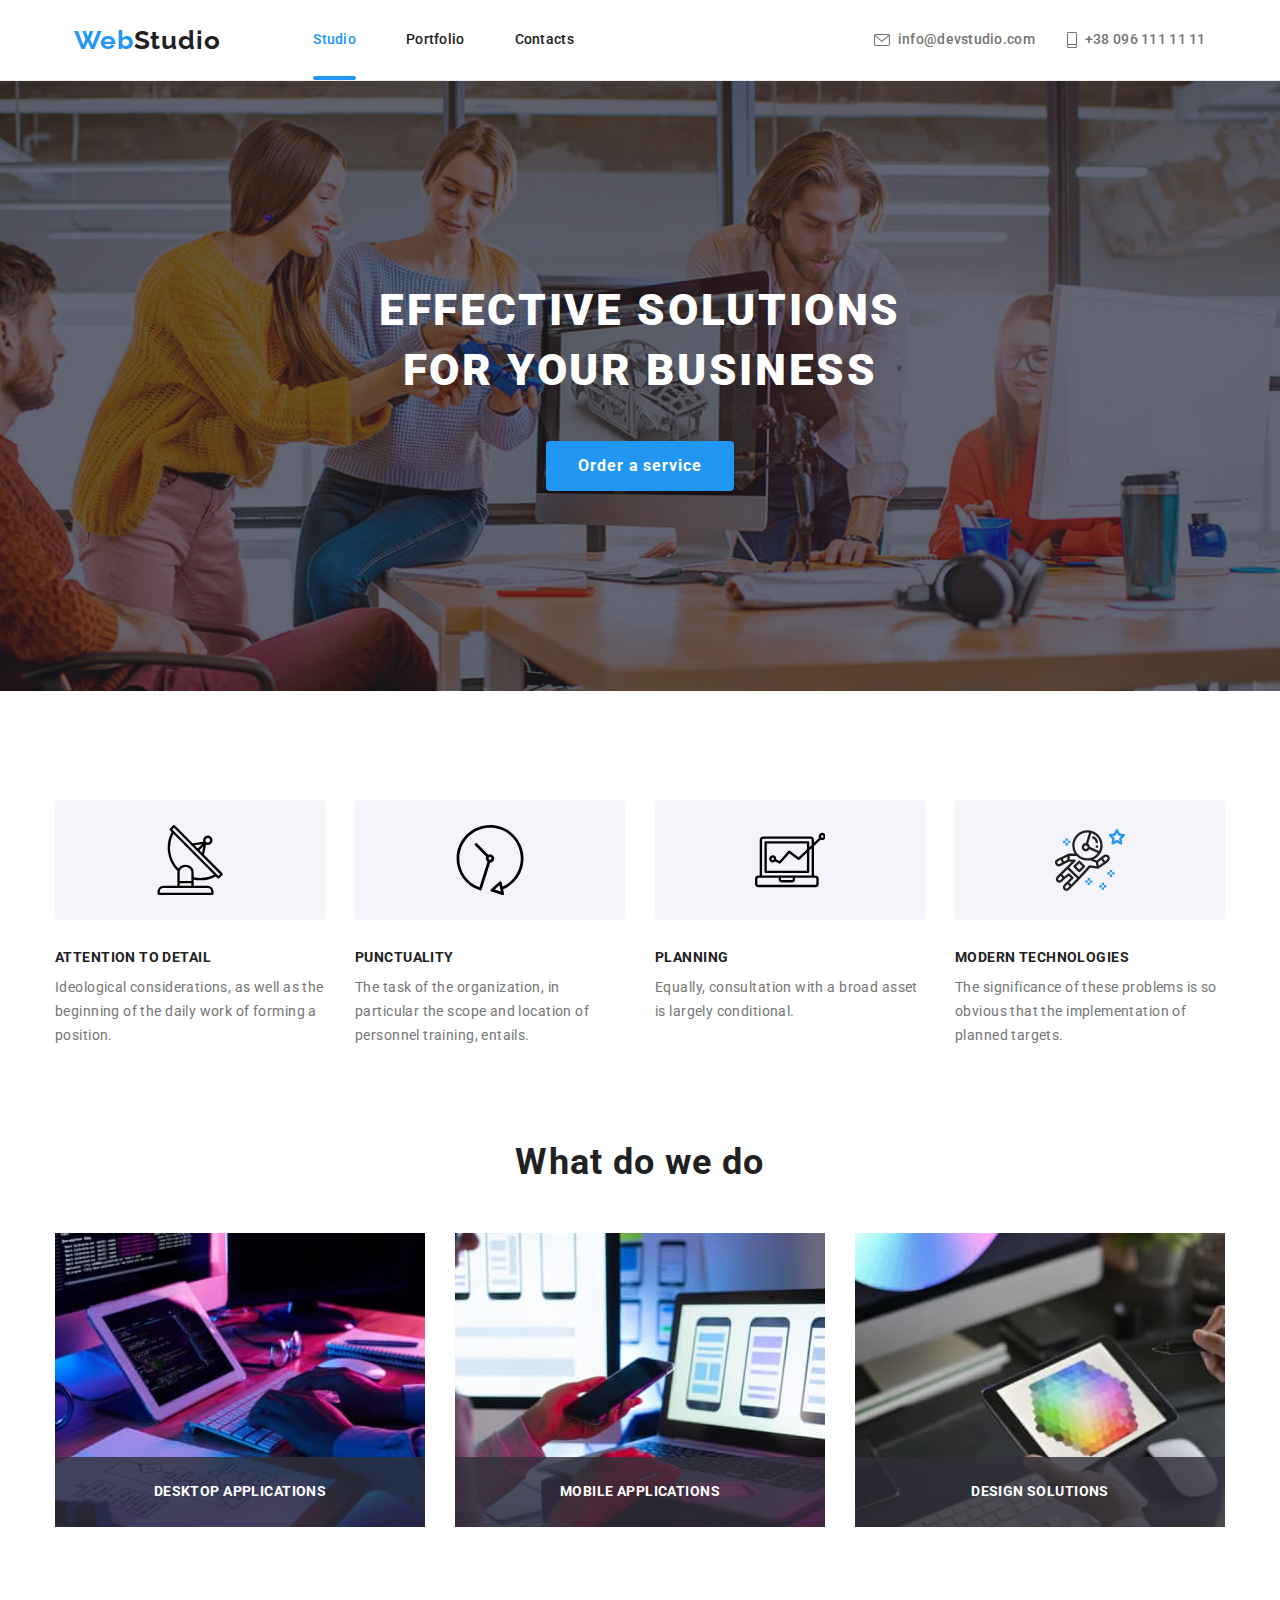
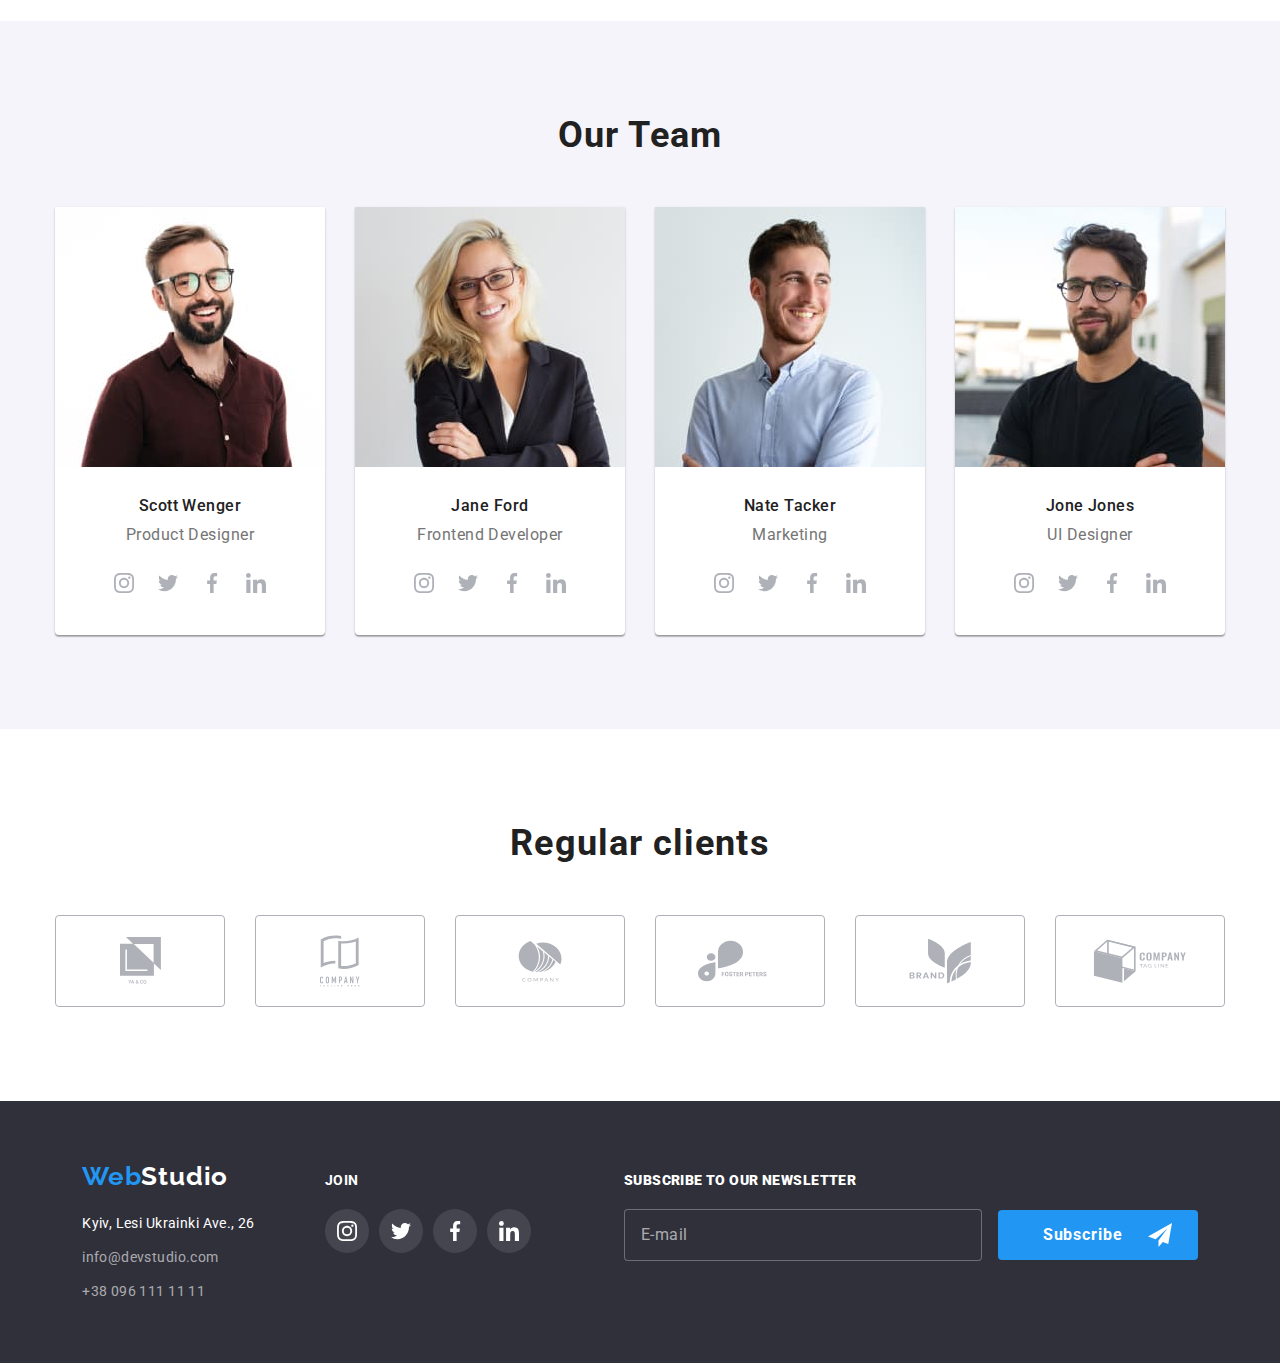
<file: index.html>
<!DOCTYPE html>
<html lang="ru">
<head>
   <meta charset="UTF-8">
   <meta http-equiv="X-UA-Compatible" content="IE=edge">
   <meta name="viewport" content="width=device-width, initial-scale=1.0">   
   <title>Homework</title> 

<link href="https://fonts.googleapis.com/css2?family=Raleway:wght@700&family=Roboto:wght@400;500;700;900&display=swap"
   rel="stylesheet">

   <link rel="stylesheet" href="https://cdnjs.cloudflare.com/ajax/libs/modern-normalize/1.1.0/modern-normalize.min.css">
   
   <link rel="stylesheet" href="./css/main.min.css"> 
</head>
<body>
   <header class="page-header">

      <nav class="container main-nav">

      <a href="./index.html" class="logo" lang="en">Web<span class="logo__accent">Studio</span></a>
<button class="mobile-button " type="button" data-menu-button
aria-expanded="false"
aria-controls="menu-container">
   <svg width="40" height="40" aria-label="Переключатель мобильного меню">
      <use class="mobile-button__icon-open" href="./imagesforhomwork/sprite.svg#icon-menu-header-open_40px"></use>
      </svg>

      <svg class="cross-icon" width="40" height="40" aria-label="Переключатель мобильного меню">
      <use class="mobile-button__icon-close" href="./imagesforhomwork/sprite.svg#icon-menu-header-close_40px"></use> 
   </svg>
</button>
     
<div class="menu-container" data-menu id="menu-container">



      
      <ul class="site-nav list">
         <li class="site-nav__item"><a href="" class="site-nav__link site-nav__link--current">Studio</a></li>
         <li class="site-nav__item"><a href="./portfolio.html" class="site-nav__link">Portfolio</a></li>
         <li class="site-nav__item"><a href="" class="site-nav__link">Contacts</a></li>
      </ul>


      <div class="adaptive">
      
      <ul class="contacts list">
      
         <li class="contacts__item">
         <a href="mailto:info@devstudio.com" class="contacts__link"> 
           <svg class="contacts__icon" width="16" height="12">
         <use href="./imagesforhomwork/sprite.svg#icon-envelope"></use>
            </svg>info@devstudio.com</a>
         </li>     
          
         <li class="contacts__item">
          <a href="tel:+380961111111" class="contacts__link">
            <svg class="contacts__icon" width="10" height="16">
         <use href="./imagesforhomwork/sprite.svg#icon-celephone"></use>
           </svg>+38 096 111 11 11</a>
      </li>
      </ul> 

      <ul class="mobile-list list">
<li class="mobile-list__item">
   <a href="#" class="mobile-list__link">Instagram</a>
</li>
<li class="mobile-list__item">
   <a href="#" class="mobile-list__link">Twitter</a>
</li>
<li class="mobile-list__item">
   <a href="#" class="mobile-list__link">Facebook</a>
</li>
<li class="mobile-list__item">
   <a href="#" class="mobile-list__link">LinkedIn</a>
</li>
      </ul>
      </div>

      </div>
      </nav>
      
   </header>
   <main>
      <!--Герой-->      
  <section class="hero">
     <div class="container">
         <h1 class="hero__title">Effective solutions <br/> for your business</h1>
       <button  type="button" class="button-primary" data-modal-open>Order a service</button>
      </div>  
  </section>     
   <!-- Наши преимущества -->
<section class="features section "> 
   <div class="container ">
   <h2 class="features__title " > Our advantages</h2>
   <ul class="features-list list">
     <li class="features-list__item "> 
        <div class="features-list__icon">
        <svg class="plane-icon" width="70" height="70">
           <use href="./imagesforhomwork/sprite.svg#icon-plane" ></use>
        </svg>
      </div>
      <h3 class="features-list__title">
         Attention to detail</h3>
<p class="features-list__text">Ideological considerations, as well as the beginning of the daily work of forming a position.</p>
   </li>
     <li class="features-list__item "> 
        <div class="features-list__icon">
        <svg class="clock-icon" width="70" height="70">
          <use href="./imagesforhomwork/sprite.svg#icon-clock2"></use>
        </svg>
      </div>
    <h3 class="features-list__title">Punctuality</h3>
<p class="features-list__text">The task of the organization, in particular the scope and location of personnel training, entails. </p>
   </li>
      <li class="features-list__item "> 
          <div class="features-list__icon">
         <svg class="computer-icon" width="70" height="70">
          <use href="./imagesforhomwork/sprite.svg#icon-computer3"></use>
         </svg>
         </div>
       <h3 class="features-list__title">Planning</h3>
<p class="features-list__text">Equally, consultation with a broad asset is largely conditional.</p>
   </li>
<li class="features-list__item ">
       <div class="features-list__icon">
        <svg class="astronaut-icon" width="70" height="70">
           <use href="./imagesforhomwork/sprite.svg#icon-astronaut-1"></use>
        </svg>
      </div>
   <h3 class="features-list__title">Modern technologies</h3>
<p class="features-list__text">The significance of these problems is so obvious that the implementation of planned targets.</p>
</li>
   </ul>
   </div>
   </section> 
   <!-- Чем мы занимаемся -->
   <section  class="work section">
      <div class="container">
      <h3 class="work__title">What do we do</h3>
      <ul class="job-list list">
         <li class="job-list__item">
            <img class="job-list__image" 
            srcset="./imagesforhomwork/work-section-1-img1x.jpg 1x ,./imagesforhomwork/work-section-1-img@2x.jpg 2x"
            src="./imagesforhomwork/photo1.jpg" alt="Верстка дизайна сайта на компьютере" width="370"/>
         <p class="job-list__text">Desktop applications</p></li>

         <li class="job-list__item">
            <img class="job-list__image"
             srcset="./imagesforhomwork/work-section-2-img1x.jpg 1x ,./imagesforhomwork/work-section-2-img@2x.jpg 2x"
            src="./imagesforhomwork/photo-2.jpg" alt="Разработка мобильных предложений на компьютере" width="370"/>
            <p class="job-list__text">Mobile applications</p></li>

         <li class="job-list__item">
            <img class="job-list__image" 
             srcset="./imagesforhomwork/work-section-3-img1x.jpg 1x ,./imagesforhomwork/work-section-3-img@2x.jpg 2x"
            src="./imagesforhomwork/photo-3.jpg" alt="Работа с палитрой на планшете" width="370"/>
            <p class="job-list__text">Design solutions</p></li>
      </ul>  
      </div>
   </section>
   <!-- Наша команда -->
   <section class="team section">

      <div class="container">

      <h2 class="team__title">Our Team </h2>
      <ul class="team-members list">
          <li class="team-members__card">
            <picture>
            <source srcset="./imagesforhomwork/mobile-igor-img1x.jpg 1x, ./imagesforhomwork/mobile-igor-img@2x.jpg 2x " media="(max-width:767px)"/>

            <source srcset="./imagesforhomwork/tablet-igor-img1x.jpg 1x, ./imagesforhomwork/tablet-igor-img@2x.jpg 2x "
            media="(max-width:1199px)" />

            <source srcset="./imagesforhomwork/dekstop-igor-img1x.jpg 1x, ./imagesforhomwork/dekstop-igor-img@2x.jpg 2x "
            media="(min-width:1200px)" />

            <img class="team-members__thumb" src="./imagesforhomwork/img-4.jpg" alt="Игорь Демьяненко Работник 1" width=""/>
            </picture>
     
       <h3 class="team-members__title">Scott Wenger</h3>
      <p class="team-members__text">Product Designer</p>

      <ul class="social-net list">
         <li >
            <a href="#" class="social-net__link">
               <svg class="social-net__icon" width="20" height="20">
                <use href="./imagesforhomwork/sprite.svg#icon-instagram-1"></use>
            </svg>
            </a>
      
         </li>
         <li >
            <a href="#" class="social-net__link" >
               <svg class="social-net__icon" width="20" height="20" >
                  <use href="./imagesforhomwork/sprite.svg#icon-twitter-1"></use>
               </svg>
               </a>
         
         </li>
         <li >
            <a href="#" class="social-net__link">
               <svg class="social-net__icon" width="20" height="20">
                <use href="./imagesforhomwork/sprite.svg#icon-facebook-1"></use>
            </svg>
            </a>
        
         </li>
         <li >
            <a href="#" class="social-net__link">
             <svg class="social-net__icon" width="20" height="20">
              <use href="./imagesforhomwork/sprite.svg#icon-linkedin-1"></use>
            </svg>
           </a>
       
         </li>
      </ul>
</li>
<li class="team-members__card">
   <picture>
   <source srcset="./imagesforhomwork/mobile-olya-img1x.jpg 1x, ./imagesforhomwork/mobile-olya-img@2x.jpg 2x "
      media="(max-width:767px)" />
   
   <source srcset="./imagesforhomwork/tablet-olya-img1x.jpg 1x, ./imagesforhomwork/tablet-olya-img@2x.jpg 2x "
      media="(max-width:1199px)" />
   
   <source srcset="./imagesforhomwork/dekstop-olya-img1x.jpg 1x, ./imagesforhomwork/dekstop-olya-img@2x.jpg 2x "
      media="(min-width:1200px)" />

   <img class="team-members__thumb" src="./imagesforhomwork/img-7.jpg" alt="Ольга Репина Работник 2" width=""/>
   </picture>
      
      <h3 class="team-members__title" >Jane Ford</h3>
      <p class=" team-members__text">Frontend Developer</p>
     <ul class="social-net list">
         <li >
            <a href="#" class="social-net__link">
               <svg class="social-net__icon" width="20" height="20">
                <use href="./imagesforhomwork/sprite.svg#icon-instagram-1"></use>
            </svg>
            </a>
      
         </li>
         <li >
            <a href="#" class="social-net__link" >
               <svg class="social-net__icon" width="20" height="20" >
                  <use href="./imagesforhomwork/sprite.svg#icon-twitter-1"></use>
               </svg>
               </a>
         
         </li>
         <li >
            <a href="#" class="social-net__link">
               <svg class="social-net__icon" width="20" height="20">
                <use href="./imagesforhomwork/sprite.svg#icon-facebook-1"></use>
            </svg>
            </a>
        
         </li>
         <li >
            <a href="#" class="social-net__link">
             <svg class="social-net__icon" width="20" height="20">
              <use href="./imagesforhomwork/sprite.svg#icon-linkedin-1"></use>
            </svg>
           </a>
       
         </li>
      </ul>
</li>
<li class="team-members__card">
   <picture>
   <source srcset="./imagesforhomwork/mobile-kolya-img1x.jpg 1x, ./imagesforhomwork/mobile-kolya-img@2x.jpg 2x "
      media="(max-width:767px)" />
   
   <source srcset="./imagesforhomwork/tablet-kolya-img1x.jpg 1x, ./imagesforhomwork/tablet-kolya-img@2x.jpg 2x "
      media="(max-width:1199px)" />
   
   <source srcset="./imagesforhomwork/dekstop-kolya-img1x.jpg 1x, ./imagesforhomwork/dekstop-kolya-img@2x.jpg 2x "
      media="(min-width:1200px)" />
   
   <img class="team-members__thumb" src="./imagesforhomwork/img-5.jpg" alt="Николай Тарасов Работник 3" width=""/>
   </picture>
      
       <h3 class="team-members__title">Nate Tacker</h3>
      <p class=" team-members__text">Marketing</p>
     <ul class="social-net list">
         <li >
            <a href="#" class="social-net__link">
               <svg class="social-net__icon" width="20" height="20">
                <use href="./imagesforhomwork/sprite.svg#icon-instagram-1"></use>
            </svg>
            </a>
      
         </li>
         <li >
            <a href="#" class="social-net__link" >
               <svg class="social-net__icon" width="20" height="20" >
                  <use href="./imagesforhomwork/sprite.svg#icon-twitter-1"></use>
               </svg>
               </a>
         
         </li>
         <li >
            <a href="#" class="social-net__link">
               <svg class="social-net__icon" width="20" height="20">
                <use href="./imagesforhomwork/sprite.svg#icon-facebook-1"></use>
            </svg>
            </a>
        
         </li>
         <li >
            <a href="#" class="social-net__link">
             <svg class="social-net__icon" width="20" height="20">
              <use href="./imagesforhomwork/sprite.svg#icon-linkedin-1"></use>
            </svg>
           </a>
       
         </li>
      </ul>
</li>
<li class="team-members__card">
  <picture>
   <source srcset="./imagesforhomwork/mobile-misha-img1x.jpg 1x, ./imagesforhomwork/mobile-misha-img@2x.jpg 2x "
      media="(max-width:767px)" />
   
   <source srcset="./imagesforhomwork/tablet-misha-img1x.jpg 1x, ./imagesforhomwork/tablet-misha-img@2x.jpg 2x "
      media="(max-width:1199px)" />
   
   <source srcset="./imagesforhomwork/dekstop-misha-img1x.jpg 1x, ./imagesforhomwork/dekstop-misha-img@2x.jpg 2x "
      media="(min-width:1200px)" />

  <img class="team-members__thumb" src="./imagesforhomwork/img-6.jpg" alt="Михаил Ермаков Работник 4" width=""/>
  </picture>
      
       <h3 class="team-members__title">Jone Jones</h3>
      <p class=" team-members__text">UI Designer</p>
    <ul class="social-net list">
         <li >
            <a href="#" class="social-net__link">
               <svg class="social-net__icon" width="20" height="20">
                <use href="./imagesforhomwork/sprite.svg#icon-instagram-1"></use>
            </svg>
            </a>
      
         </li>
         <li >
            <a href="#" class="social-net__link" >
               <svg class="social-net__icon" width="20" height="20" >
                  <use href="./imagesforhomwork/sprite.svg#icon-twitter-1"></use>
               </svg>
               </a>
         
         </li>
         <li >
            <a href="#" class="social-net__link">
               <svg class="social-net__icon" width="20" height="20">
                <use href="./imagesforhomwork/sprite.svg#icon-facebook-1"></use>
            </svg>
            </a>
        
         </li>
         <li >
            <a href="#" class="social-net__link">
             <svg class="social-net__icon" width="20" height="20">
              <use href="./imagesforhomwork/sprite.svg#icon-linkedin-1"></use>
            </svg>
           </a>
       
         </li>
      </ul>
</li>
 </ul>
</div>
 </section>   
 <!-- Постоянные клиенты -->
 <section class="clients section"> 
    <div class="container ">
       <h2 class="clients__title">Regular clients</h2>

       <ul class="constant-clients list">
      
      <li class="constant-clients__item"><a href="#" class="constant-clients__link">
          <svg class="constant-clients__icon " width="41" height="47">
             <use href="./imagesforhomwork/sprite.svg#icon-ya--co"></use>
          </svg>
       </a></li>

      <li class="constant-clients__item"><a href="#" class="constant-clients__link">
           <svg class="constant-clients__icon " width="40" height="52">
             <use href="./imagesforhomwork/sprite.svg#icon-company-tag-line-here"></use>
            </svg>
            </a></li>

       <li class="constant-clients__item"><a href="#" class="constant-clients__link">
          <svg class="constant-clients__icon " width="44" height="42">
             <use href="./imagesforhomwork/sprite.svg#icon-company"></use>
          </svg>
       </a></li>

       <li class="constant-clients__item"><a href="#" class="constant-clients__link">
          <svg class="constant-clients__icon " width="85" height="42">
             <use href="./imagesforhomwork/sprite.svg#icon-foster-peters"></use>
          </svg>
       </a></li>

       <li class="constant-clients__item"><a href="#" class="constant-clients__link">
          <svg class="constant-clients__icon " width="63" height="46">
             <use href="./imagesforhomwork/sprite.svg#icon-brand"></use>
          </svg>
       </a></li>

       <li class="constant-clients__item"><a href="#" class="constant-clients__link">
          <svg class="constant-clients__icon " width="94" height="44">
             <use href="./imagesforhomwork/sprite.svg#icon-company-tag-line"></use>
          </svg>
       </a></li>
      </ul>
    </div>
 </section>
</main>   
<!-- адресс -->
<footer class="footer ">
   <!-- адресс -->
   <div class="container ">   

<div class="footer__navigation">

<div class="footer-main">
  <a href="./index.html" lang="en" class=" logo">Web<span class="logo logo__footer-accent ">Studio</span></a>
  <p class="footer-main__text">Kyiv, Lesi Ukrainki Ave., 26 </p>

   <address>
      <ul class="address-list list">
         <li class="address-list__item"><a href="mailto:info@devstudio.com" class="address-list__link">info@devstudio.com</a></li>
         <li class="address-list__item"><a href="tel:+380961111111" class="address-list__link"> +38 096 111 11 11 </a></li>
      </ul>    
</address>  
</div>

<div class="footer-join">
   <b class="footer-join__title">join</b>
   <ul class="social-net social-net__footer list">
      <li class="social-net__item">
         <a href="#" class="social-net__link social-net__link--footer">
            <svg class="social-net__icon social-net__icon--footer" width="20" height="20">
               <use href="./imagesforhomwork/sprite.svg#icon-instagram-1"></use>
            </svg>
         </a>

      </li>
      <li class="social-net__item">
         <a href="#" class="social-net__link social-net__link--footer">
            <svg class="social-net__icon social-net__icon--footer" width="20" height="20">
               <use href="./imagesforhomwork/sprite.svg#icon-twitter-1"></use>
            </svg>
         </a>

      </li>
      <li class="social-net__item">
         <a href="#" class="social-net__link social-net__link--footer">
            <svg class="social-net__icon social-net__icon--footer" width="20" height="20">
               <use href="./imagesforhomwork/sprite.svg#icon-facebook-1"></use>
            </svg>
         </a>

      </li>
      <li class="social-net__item">
         <a href="#" class="social-net__link social-net__link--footer">
            <svg class="social-net__icon social-net__icon--footer" width="20" height="20">
               <use href="./imagesforhomwork/sprite.svg#icon-linkedin-1"></use>
            </svg>
         </a>

      </li>
   </ul>

</div>

<div class="footer-form">
   <p class="footer-form__text">Subscribe to our newsletter</p>
   <form class="form-two">
      <input class=" footer-form__input" type="email" name="email" placeholder="E-mail">
      
      <button type="submit" class="button-footer">Subscribe
         <svg class="button-footer__icon" width="24" height="24">
            <use href="./imagesforhomwork/sprite.svg#icon-icon-send"></use>
         </svg>
      </button> 
   </form>
</div>


</div>

   </div>
</footer>
<!-- modal -->
<div class="backdrop  is-hidden " data-modal>
   <div class="modal ">
    
      <button data-modal-close type="button" class="modal__button-close "> 
         <svg class="modal__close-icon" width="11" height="11">
            <use href="./imagesforhomwork/sprite.svg#icon-Vector-2"></use>
         </svg>
      </button> 
         
      <div class="modal-inner">
      <h2 class="modal-inner__title">Leave your details, we will call you back</h2>

        <form class="form" name="main-form" autocomplete="on" novalidate>
          
           <div class=" form-field">

           <label class="form-field__label" for="user-name">Name</label>

           <div class="form-field__inner">
           <input class="form-field__input" id="user-name" type="text" name="user-name" required minlength="3">
            <svg class="form-field__icon" width="12" height="12">
            <use href="./imagesforhomwork/sprite.svg#icon-human"></use>
            </svg>
           </div>
           </div>
           
         <div class=" form-field">
           <label class="form-field__label" for="user-celephone">
           Phone
           </label>

            <div class="form-field__inner">
           <input class="form-field__input" id="user-celephone" type="tel" name="user-celephone" required>
           <svg class="form-field__icon" width="12" height="12">
            <use href="./imagesforhomwork/sprite.svg#icon-celephone2"></use>
            </svg>
         </div>
           </div>
           

         <div class=" form-field">
           <label class="form-field__label" for="user-mail">Mail</label>

            <div class="form-field__inner">
           <input class=" form-field__input" id="user-mail" type="email" name="user-mail" required>
           <svg class="form-field__icon" width="12" height="12">
            <use href="./imagesforhomwork/sprite.svg#icon-letter"></use>
            </svg>
         </div>
           </div>
           

      <div  class="form-field">            
            <label class="form-field__label" for="user-comment">Comment</label>
            <textarea class="form-field__textarea" name="user-comment" id="user-comment" rows="10" placeholder="Type text" ></textarea>
            </div>

         <div class="check-box">
         <label class="check-box__label">
          
            <input class="check-box__input  visually-hidden" type="checkbox">

            <svg class="check-box__icon" width="15" height="15">
               <use href="./imagesforhomwork/sprite.svg#icon-check-mark"></use>
            </svg>

            <svg class="check-box__icon1" width="15" height="15">
               <use href="./imagesforhomwork/sprite.svg#icon-Vector-7"></use>
            </svg> 
            I agree with the newsletter and accept <a class="check-box__link" href="#">Terms of agreement</a>
         </label>
         </div>

         <button class="send-button" type="submit">Send</button>
        </form>   
      </div>
   </div> 
</div>
<script src="./js/modal.js"></script>
<script src="./js/mobile-menu.js"></script>
</body>
</html>
</file>
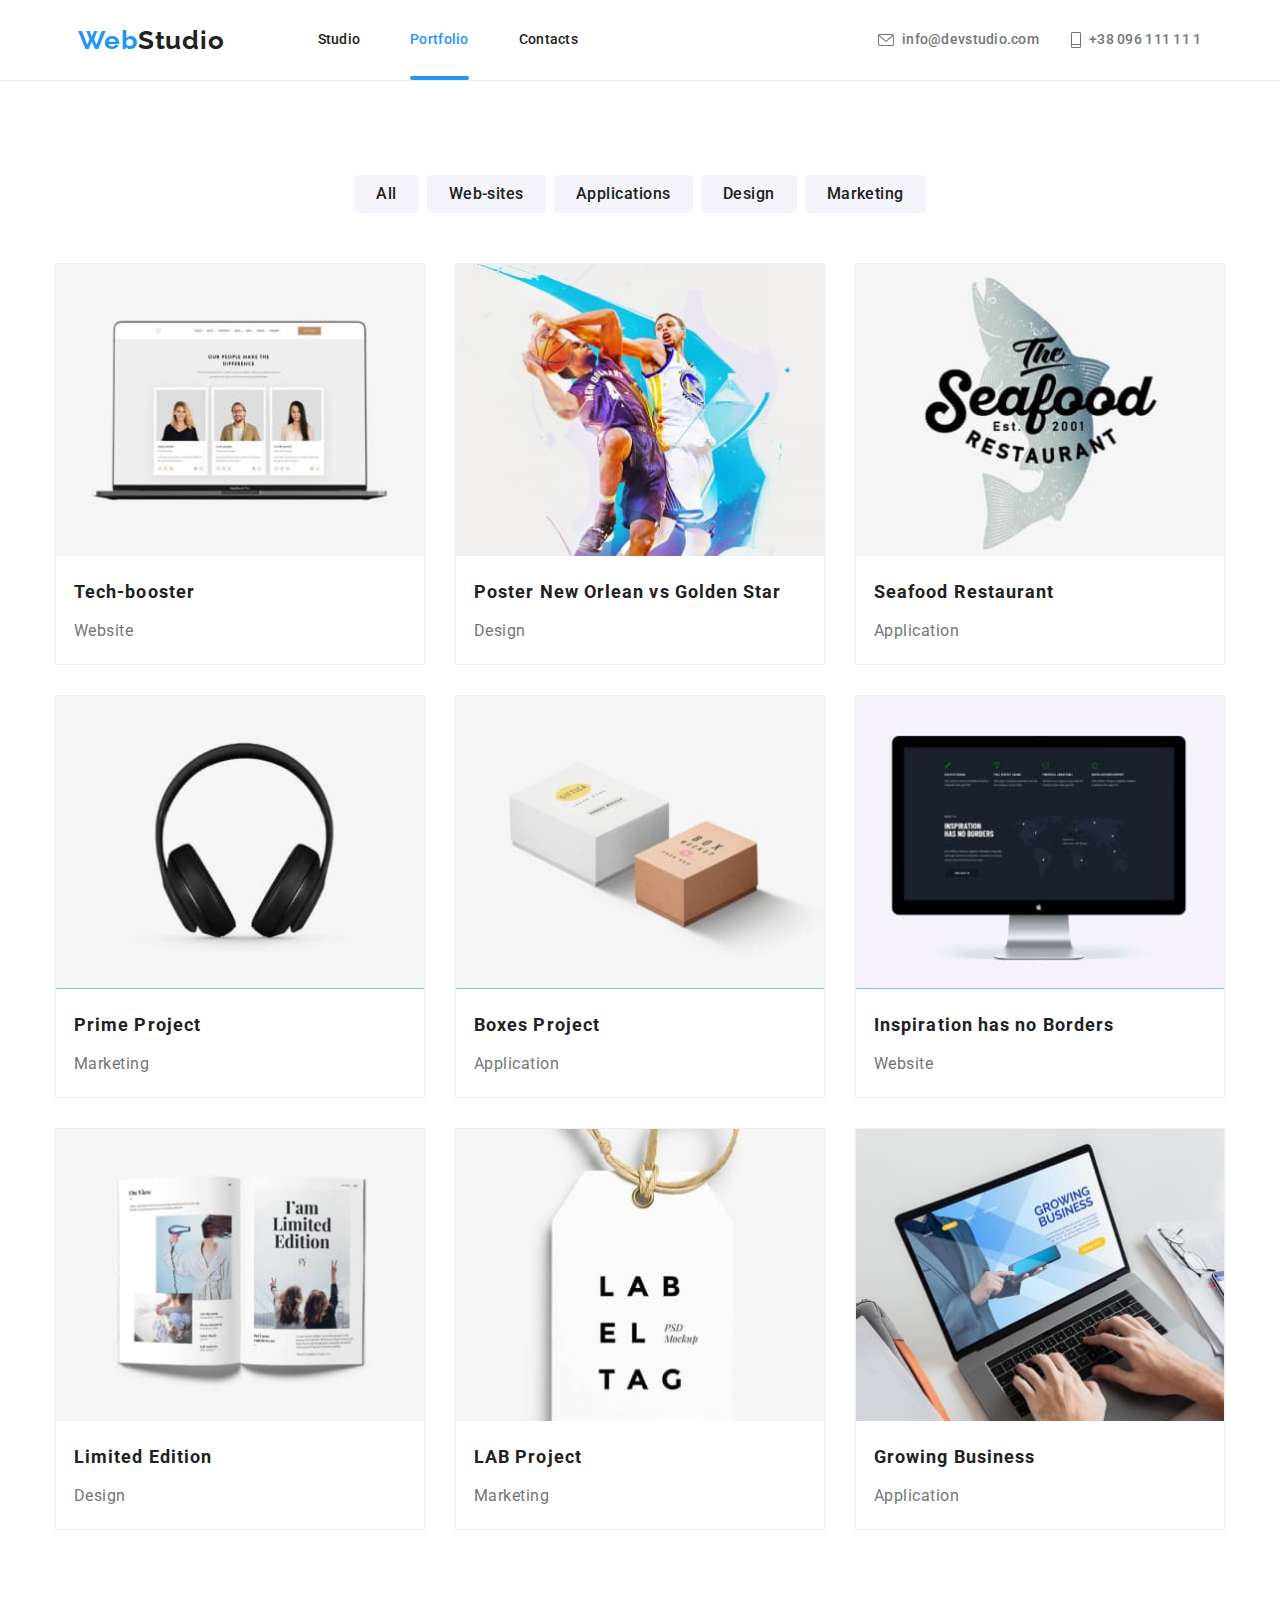
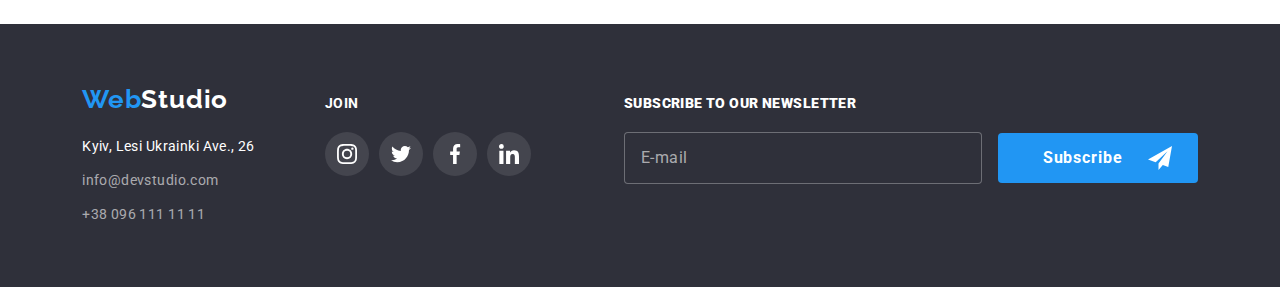
<file: portfolio.html>
<!DOCTYPE html>
<html lang="en">
<head> 
   <meta charset="UTF-8">
   <meta http-equiv="X-UA-Compatible" content="IE=edge">
   <meta name="viewport" content="width=device-width, initial-scale=1.0">
   <title>Document</title>

   <link href="https://fonts.googleapis.com/css2?family=Raleway:wght@700&family=Roboto:wght@400;500;700;900&display=swap"
      rel="stylesheet">

      <link rel="stylesheet" href="https://cdnjs.cloudflare.com/ajax/libs/modern-normalize/1.1.0/modern-normalize.min.css">

<link rel="stylesheet" href="./css/main.min.css">
</head>
<body>
<header class="page-header">

   <nav class="container main-nav" >

      <a href="./index.html" class="logo" lang="en">Web<span class="logo__accent">Studio</span></a>  

      <button class="mobile-button "  type="button"  
      data-menu-button
      aria-expanded="false" aria-controls="menu-container">
         <svg width="40" height="40" aria-label="Переключатель мобильного меню">
         <use class="mobile-button__icon-open" href="./imagesforhomwork/sprite.svg#icon-menu-header-open_40px"></use>
         </svg>

         <svg class="cross-icon" width="40" height="40" aria-label="Переключатель мобильного меню">
         <use class="mobile-button__icon-close" href="./imagesforhomwork/sprite.svg#icon-menu-header-close_40px"></use>
         </svg>

      </button>

<div class="menu-container" data-menu id="menu-container" >
      <ul class="site-nav list">
         <li class="site-nav__item"><a href="./index.html" class="site-nav__link">Studio</a></li>
         <li class="site-nav__item"><a href="" class="site-nav__link
           site-nav__link--current">Portfolio</a></li>
         <li class="site-nav__item"><a href="" class="site-nav__link">Contacts</a></li>
      </ul>    


      <div class="adaptive">
      <ul class="contacts list">
         
         <li class="contacts__item">
          <a href="mailto:info@devstudio.com" class="contacts__link">
          <svg class="contacts__icon" width="16" height="12">
            <use href="./imagesforhomwork/sprite.svg#icon-envelope"></use>
            </svg>info@devstudio.com</a>
         </li>
         
         <li class="contacts__item"> 
          <a href="tel:+380961111111" class="contacts__link">
          <svg class="contacts__icon" width="10" height="16">
            <use href="./imagesforhomwork/sprite.svg#icon-celephone"></use>
         </svg>+38 096 111 11 1</a>
          </li>
      </ul>

      <ul class="mobile-list list">
         <li class="mobile-list__item">
            <a href="#" class="mobile-list__link">Instagram</a>
         </li>
         <li class="mobile-list__item">
            <a href="#" class="mobile-list__link">Twitter</a>
         </li>
         <li class="mobile-list__item">
            <a href="#" class="mobile-list__link">Facebook</a>
         </li>
         <li class="mobile-list__item">
            <a href="#" class="mobile-list__link">LinkedIn</a>
         </li>
      </ul>
      </div>

      </div>
      </nav>
</header>
<main> 
   <section class="portfolio section" >
      <div class="container">
      <h1 class="portfolio__title">Portfolio</h1>

      <ul class=" portfolio-list-btn list ">
         <li class="portfolio-list-btn__item">
    <button type="button" class="button-secondary">All</button>
         </li>
         <li class="portfolio-list-btn__item">
    <button type="button" class="button-secondary">Web-sites</button>
         </li>
         <li class="portfolio-list-btn__item">
   <button type="button" class="button-secondary">Applications</button>
         </li>
         <li class="portfolio-list-btn__item">
   <button type="button" class="button-secondary">Design</button>
         </li>
         <li class="portfolio-list-btn__item">
   <button type="button" class="button-secondary">Marketing</button>
         </li>
      </ul>  

      
      <ul class="portfolio-proects list">   
        
         <li class="portfolio-proects__item">
         <a href="#" class="portfolio-proects__link">
        <div class="thumb-proects">
      <picture>
      <source srcset="./imagesforhomwork/mobile-portfolio-1-img1x.jpg 1x, ./imagesforhomwork/mobile-portfolio-1-img@2x.jpg 2x" media="(max-width:767px)"/>

      <source srcset="./imagesforhomwork/tablet-portfolio-1-img1x.jpg 1x, ./imagesforhomwork/tablet-portfolio-1-img@2x.jpg 2x" media="(max-width:1199px)" />

      <source srcset="./imagesforhomwork/dekstop-portfolio-1-img1x.jpg 1x, ./imagesforhomwork/dekstop-portfolio-1-img@2x.jpg 2x"    media="(min-width:1200px)" />

      <img class="thumb-proects__image" src="./imagesforhomwork/portfolio-1.jpg" alt="Веб-сайт технокряк" width="">
      </picture>
      <div class="thumb-proects__overlay">
              <p class="thumb-proects__text-overlay">
               The resource offers comprehensive offers with different levels of functionality and services. All this will allow the visitor to obtain comprehensive information about the company or individual.
              </p>
            </div> 
         </div>

        <div class="portfolio-proects__description">
            <h2 class="portfolio-proects__title">Tech-booster</h2>
            <p class="portfolio-proects__text">Website</p>
         </div>
         </a>
         </li>
      
         <li class="portfolio-proects__item">
            <a href="#" class="portfolio-proects__link">
            <div class="thumb-proects">
            <picture>
            <source srcset="./imagesforhomwork/mobile-portfolio-2-img1x.jpg 1x, ./imagesforhomwork/mobile-portfolio-2-img@2x.jpg 2x"
               media="(max-width:767px)" />
            
            <source srcset="./imagesforhomwork/tablet-portfolio-2-img1x.jpg 1x, ./imagesforhomwork/tablet-portfolio-2-img@2x.jpg 2x"
               media="(max-width:1199px)" />
            
            <source
               srcset="./imagesforhomwork/dekstop-portfolio-2-img1x.jpg 1x, ./imagesforhomwork/dekstop-portfolio-2-img@2x.jpg 2x"
               media="(min-width:1200px)" />

            <img class="thumb-proects__image" src="./imagesforhomwork/portfolio-2.jpg" alt="Постер двоих баскетболистов с New Orlean vs Golden Star" width="">
            </picture>

            <div class="thumb-proects__overlay">
             <p class="thumb-proects__text-overlay">
               The resource offers comprehensive offers with different levels of functionality and services. All this will allow the visitor to obtain comprehensive information about the company or individual.
             </p>
             </div>
             </div>

            <div class="portfolio-proects__description">
            <h2 class="portfolio-proects__title">Poster New Orlean vs Golden Star</h2>
            <p class="portfolio-proects__text">Design</p>
            </div>
            </a>
         </li>

         <li class="portfolio-proects__item"> 
         <a href="#" class="portfolio-proects__link">
         <div class="thumb-proects">
         <picture>
         <source srcset="./imagesforhomwork/mobile-portfolio-3-img1x.jpg 1x, ./imagesforhomwork/mobile-portfolio-3-img@2x.jpg 2x"
            media="(max-width:767px)" />
         
         <source srcset="./imagesforhomwork/tablet-portfolio-3-img1x.jpg 1x, ./imagesforhomwork/tablet-portfolio-3-img@2x.jpg 2x"
            media="(max-width:1199px)" />
         
         <source
            srcset="./imagesforhomwork/dekstop-portfolio-3-img1x.jpg 1x, ./imagesforhomwork/dekstop-portfolio-3-img@2x.jpg 2x"
            media="(min-width:1200px)" />

         <img class="thumb-proects__image" src="./imagesforhomwork/portfolio-3.jpg" alt="Логотип ресторана Seafood с рыбой в центре и надписью посередине" width="">
         </picture>
         <div class="thumb-proects__overlay">
         <p class="thumb-proects__text-overlay">
            The resource offers comprehensive offers with different levels of functionality and services. All this will allow the visitor to obtain comprehensive information about the company or individual.
         </p>
         </div>
         </div>

            <div class="portfolio-proects__description">
            <h2 class="portfolio-proects__title"> Seafood Restaurant</h2>
            <p class="portfolio-proects__text">Application</p>
            </div>
         </a>
         </li>

         <li class="portfolio-proects__item"> 
            <a href="#" class="portfolio-proects__link">
            <div class="thumb-proects">
            <picture>
            <source srcset="./imagesforhomwork/mobile-portfolio-4-img1x.jpg 1x, ./imagesforhomwork/mobile-portfolio-4-img@2x.jpg 2x"
               media="(max-width:767px)" />
            
            <source srcset="./imagesforhomwork/tablet-portfolio-4-img1x.jpg 1x, ./imagesforhomwork/tablet-portfolio-4-img@2x.jpg 2x"
               media="(max-width:1199px)" />
            
            <source
               srcset="./imagesforhomwork/dekstop-portfolio-4-img1x.jpg 1x, ./imagesforhomwork/dekstop-portfolio-4-img@2x.jpg 2x"
               media="(min-width:1200px)" />

            <img class="thumb-proects__image" src="./imagesforhomwork/portfolio-4.jpg" alt="Наушники" width="">
            </picture>
            <div class="thumb-proects__overlay">
              <p class="thumb-proects__text-overlay">
               The resource offers comprehensive offers with different levels of functionality and services. All this will allow the visitor to obtain comprehensive information about the company or individual.
              </p>
             </div>
             </div>  

            <div class="portfolio-proects__description">
            <h2 class="portfolio-proects__title"> Prime Project</h2>
            <p class="portfolio-proects__text">Marketing</p>
             </div>
            </a>
         </li>

         <li class="portfolio-proects__item"> 
            <a href="#" class="portfolio-proects__link">
            <div class="thumb-proects">
            <picture>
            <source srcset="./imagesforhomwork/mobile-portfolio-5-img1x.jpg 1x, ./imagesforhomwork/mobile-portfolio-5-img@2x.jpg 2x"
               media="(max-width:767px)" />
            
            <source srcset="./imagesforhomwork/tablet-portfolio-5-img1x.jpg 1x, ./imagesforhomwork/tablet-portfolio-5-img@2x.jpg 2x"
               media="(max-width:1199px)" />
            
            <source
               srcset="./imagesforhomwork/dekstop-portfolio-5-img1x.jpg 1x, ./imagesforhomwork/dekstop-portfolio-5-img@2x.jpg 2x"
               media="(min-width:1200px)" />

            <img class="thumb-proects__image" src="./imagesforhomwork/portfolio-5.jpg" alt="Постер  двух коробок проекта Boxes" width="">
            </picture>
            <div class="thumb-proects__overlay">
              <p class="thumb-proects__text-overlay">
               The resource offers comprehensive offers with different levels of functionality and services. All this will allow the visitor to obtain comprehensive information about the company or individual.
              </p>
            </div>
            </div>

            <div class="portfolio-proects__description">
            <h2 class="portfolio-proects__title"> Boxes Project</h2>
            <p class="portfolio-proects__text">Application</p>
            </div>
            </a>
         </li>

         <li class="portfolio-proects__item"> 
            <a href="#" class="portfolio-proects__link">
            <div class="thumb-proects">
            <picture>
            <source srcset="./imagesforhomwork/mobile-portfolio-6-img1x.jpg 1x, ./imagesforhomwork/mobile-portfolio-6-img@2x.jpg 2x"
               media="(max-width:767px)" />
            
            <source srcset="./imagesforhomwork/tablet-portfolio-6-img1x.jpg 1x, ./imagesforhomwork/tablet-portfolio-6-img@2x.jpg 2x"
               media="(max-width:1199px)" />
            
            <source
               srcset="./imagesforhomwork/dekstop-portfolio-6-img1x.jpg 1x, ./imagesforhomwork/dekstop-portfolio-6-img@2x.jpg 2x"
               media="(min-width:1200px)" />
            
            <img class="thumb-proects__image" src="./imagesforhomwork/portfolio-6.jpg" alt="Изображение главной страницы сайта Inspiration has no borders" width="">
            </picture>
            <div class="thumb-proects__overlay">
              <p class="thumb-proects__text-overlay">
               The resource offers comprehensive offers with different levels of functionality and services. All this will allow the visitor to obtain comprehensive information about the company or individual.
              </p>
            </div>
            </div>

            <div class="portfolio-proects__description">
            <h2 class="portfolio-proects__title">Inspiration has no Borders</h2>
            <p class="portfolio-proects__text">Website</p>
            </div>
            </a>
         </li>

         <li class="portfolio-proects__item">
            <a href="#" class="portfolio-proects__link">
            <div class="thumb-proects">
            <picture>
            <source srcset="./imagesforhomwork/mobile-portfolio-7-img1x.jpg 1x, ./imagesforhomwork/mobile-portfolio-7-img@2x.jpg 2x"
               media="(max-width:767px)" />
            
            <source srcset="./imagesforhomwork/tablet-portfolio-7-img1x.jpg 1x, ./imagesforhomwork/tablet-portfolio-7-img@2x.jpg 2x"
               media="(max-width:1199px)" />
            
            <source
               srcset="./imagesforhomwork/dekstop-portfolio-7-img1x.jpg 1x, ./imagesforhomwork/dekstop-portfolio-7-img@2x.jpg 2x"
               media="(min-width:1200px)" />
            
            <img class="thumb-proects__image" src="./imagesforhomwork/portfolio-7.jpg" alt="Фото журнала издания Limited Edition" width="">
            </picture>
            <div class="thumb-proects__overlay">
              <p class="thumb-proects__text-overlay">
               The resource offers comprehensive offers with different levels of functionality and services. All this will allow the visitor to obtain comprehensive information about the company or individual.
              </p>
            </div>
            </div>

            <div class="portfolio-proects__description">
               <h2 class="portfolio-proects__title">Limited Edition</h2>
            <p class="portfolio-proects__text">Design</p>
            </div>
            </a>
         </li>

         <li class="portfolio-proects__item">
            <a href="#" class="portfolio-proects__link"> 
            <div class="thumb-proects">
            <picture>
            <source srcset="./imagesforhomwork/mobile-portfolio-8-img1x.jpg 1x, ./imagesforhomwork/mobile-portfolio-8-img@2x.jpg 2x"
               media="(max-width:767px)" />
            
            <source srcset="./imagesforhomwork/tablet-portfolio-8-img1x.jpg 1x, ./imagesforhomwork/tablet-portfolio-8-img@2x.jpg 2x"
               media="(max-width:1199px)" />
            
            <source
               srcset="./imagesforhomwork/dekstop-portfolio-8-img1x.jpg 1x, ./imagesforhomwork/dekstop-portfolio-8-img@2x.jpg 2x"
               media="(min-width:1200px)" />
            
            <img class="thumb-proects__image" src="./imagesforhomwork/portfolio-8.jpg" alt="Фото етикетки проекта Lab" width="">
            </picture>
            <div class="thumb-proects__overlay">
              <p class="thumb-proects__text-overlay">
               The resource offers comprehensive offers with different levels of functionality and services. All this will allow the visitor to obtain comprehensive information about the company or individual.
              </p>
            </div>
            </div>

            <div class="portfolio-proects__description">
            <h2 class="portfolio-proects__title">LAB Project</h2>
            <p class="portfolio-proects__text">Marketing</p>
            </div>
            </a>
         </li>

         <li class="portfolio-proects__item"> 
            <a href="#" class="portfolio-proects__link">
            <div class="thumb-proects">
            <picture>
            <source srcset="./imagesforhomwork/mobile-portfolio-9-img1x.jpg 1x, ./imagesforhomwork/mobile-portfolio-9-img@2x.jpg 2x"
               media="(max-width:767px)" />
            
            <source srcset="./imagesforhomwork/tablet-portfolio-9-img1x.jpg 1x, ./imagesforhomwork/tablet-portfolio-9-img@2x.jpg 2x"
               media="(max-width:1199px)" />
            
            <source
               srcset="./imagesforhomwork/dekstop-portfolio-9-img1x.jpg 1x, ./imagesforhomwork/dekstop-portfolio-9-img@2x.jpg 2x"
               media="(min-width:1200px)" />
            
            <img class="thumb-proects__image" src="./imagesforhomwork/portfolio-9.jpg" alt="Фото главной страницы сайта Growing business" width="">
            </picture>
            <div class="thumb-proects__overlay">
              <p class="thumb-proects__text-overlay">
               The resource offers comprehensive offers with different levels of functionality and services. All this will allow the visitor to obtain comprehensive information about the company or individual.
              </p>
            </div>
            </div>   

            <div class="portfolio-proects__description">
            <h2 class="portfolio-proects__title">Growing Business</h2>
            <p class="portfolio-proects__text">Application</p>
            </div>
            </a>
         </li>
      </ul>
      </div>
   </section>  

</main>
<footer class="footer">
   <div class="container">  
   
<div class="footer__navigation"> 

<div class="footer-main">
      <a href="./index.html" lang="en" class=" logo">Web<span class="logo logo__footer-accent">Studio</span></a>
      <p class="footer-main__text">Kyiv, Lesi Ukrainki Ave., 26 </p>

      <address>
         <ul class="address-list list">
            <li class="address-list__item"><a href="mailto:info@devstudio.com" class="address-list__link">info@devstudio.com</a></li>
            <li class="address-list__item"><a href="tel:+380961111111" class="address-list__link"> +38 096 111 11 11 </a></li>
         </ul>
      </address>
</div>

<div class="footer-join">
      <b class="footer-join__title">join</b>
      <ul class="social-net social-net__footer list">
         <li class="social-net__item">
            <a href="#" class="social-net__link social-net__link--footer">
               <svg class="social-net__icon social-net__icon--footer" width="20" height="20">
                  <use href="./imagesforhomwork/sprite.svg#icon-instagram-1"></use>
               </svg>
            </a>

         </li>
         <li class="social-net__item">
            <a href="#" class="social-net__link social-net__link--footer">
               <svg class="social-net__icon social-net__icon--footer" width="20" height="20">
                  <use href="./imagesforhomwork/sprite.svg#icon-twitter-1"></use>
               </svg>
            </a>

         </li>
         <li class="social-net__item">
            <a href="#" class="social-net__link social-net__link--footer">
               <svg class="social-net__icon social-net__icon--footer" width="20" height="20">
                  <use href="./imagesforhomwork/sprite.svg#icon-facebook-1"></use>
               </svg>
            </a>

         </li>
         <li class="social-net__item">
            <a href="#" class="social-net__link social-net__link--footer">
               <svg class="social-net__icon social-net__icon--footer" width="20" height="20">
                  <use href="./imagesforhomwork/sprite.svg#icon-linkedin-1"></use>
               </svg>
            </a>

         </li>
      </ul>

</div>

<div class="footer-form">
   <p class="footer-form__text">Subscribe to our newsletter</p>
   <form class="form-two">
      <input class=" footer-form__input" type="email" name="email" placeholder="E-mail">

      <button type="submit" class="button-footer">Subscribe
         <svg class=" button-footer__icon" width="24" height="24">
            <use href="./imagesforhomwork/sprite.svg#icon-icon-send"></use>
         </svg>
      </button>
   </form>
</div>

</div>

   </div>
</footer>  
<script src="./js/mobile-menu.js"></script>
</body>
</html>
</file>
<file: css/main.min.css>
html{-webkit-box-sizing:border-box;box-sizing:border-box}*,*::before *::after{-webkit-box-sizing:inherit;box-sizing:inherit}:root{--primary-text-color: #757575;--second-text-color: #212121;--accent-text-color: #2196F3;--accent-text-color-white: #FFFFFF;--footer-text-color: #FFFFFF99;--back-round-color: #FFFFFF;--back-round-color-footer-hero: #2F303A;--back-round-color-section: #E5E5E5;--back-round-color-team: #F5F4FA;--color-icon: #AFB1B8;--color-footer-icon-area: rgba(255, 255, 255, 0.1);--color-shadow-proects: rgba(0, 0, 0, 0.16);--cubic-bazer: cubic-bezier(0.4, 0, 0.2, 1);--overlay-color: rgba(33, 150, 243, 0.9)}body{background-color:var(--back-round-color);color:var(--primary-text-color);font-family:Roboto,Oxygen,Ubuntu,Cantarell,"Open Sans","Helvetica Neue",sans-serif;font-weight:400;font-style:normal}.list{padding:0;margin:0;list-style:none}img{display:block;width:100%;height:auto}.section{padding-top:94px;padding-bottom:94px}@media screen and (max-width: 1200px){.section{padding-top:60px;padding-bottom:60px}}.container{padding-left:15px;padding-right:15px;margin-left:auto;margin-right:auto}@media screen and (min-width: 480px){.container{width:480px}}@media screen and (min-width: 768px){.container{width:768px}}@media screen and (min-width: 1200px){.container{width:1200px}}.page-header{border-bottom-width:1px;border-bottom-style:solid;border-bottom-color:#ececec}.logo{color:var(--accent-text-color);font-family:"Raleway",sans-serif;font-style:normal;font-weight:700;font-size:26px;line-height:1.19;letter-spacing:.03em;text-decoration:none}.logo__accent{color:var(--second-text-color)}.main-nav{display:-webkit-box;display:-ms-flexbox;display:flex;-webkit-box-align:center;-ms-flex-align:center;align-items:center;-webkit-box-pack:center;-ms-flex-pack:center;justify-content:center;min-height:60px}@media screen and (max-width: 768px){.main-nav{-webkit-box-pack:justify;-ms-flex-pack:justify;justify-content:space-between}}.mobile-button{display:-webkit-inline-box;display:-ms-inline-flexbox;display:inline-flex;background-color:rgba(0,0,0,0);margin:0;padding:0;border:none;cursor:pointer;z-index:990}@media screen and (min-width: 768px){.mobile-button{display:none}}.mobile-button:hover .mobile-button__icon-open{fill:var(--accent-text-color)}.mobile-button:hover .mobile-button__icon-close{fill:var(--accent-text-color)}.mobile-button__icon-close{display:none}.mobile-button.is-open .mobile-button__icon-close{display:block}.mobile-button.is-open .mobile-button__icon-open{display:none}.cross-icon{position:fixed;top:10px;right:15px}.menu-container{background-color:#fff;padding:48px 40px;text-align:center}@media screen and (max-width: 767px){.menu-container{display:none;position:fixed;top:0;left:0;width:100vw;height:100vh;z-index:900}.menu-container.is-open{display:-webkit-box;display:-ms-flexbox;display:flex;-webkit-box-orient:vertical;-webkit-box-direction:normal;-ms-flex-direction:column;flex-direction:column;-webkit-box-pack:justify;-ms-flex-pack:justify;justify-content:space-between}}@media screen and (min-width: 768px){.menu-container{display:-webkit-box;display:-ms-flexbox;display:flex;-webkit-box-pack:center;-ms-flex-pack:center;justify-content:center;-webkit-box-align:center;-ms-flex-align:center;align-items:center;padding:0}}@media screen and (min-width: 1200px){.menu-container{gap:300px}}.site-nav{display:-webkit-box;display:-ms-flexbox;display:flex;-webkit-box-orient:vertical;-webkit-box-direction:normal;-ms-flex-direction:column;flex-direction:column;-webkit-box-align:start;-ms-flex-align:start;align-items:flex-start}@media screen and (max-width: 768px){.site-nav{margin-left:0}}@media screen and (min-width: 768px){.site-nav{-webkit-box-orient:horizontal;-webkit-box-direction:normal;-ms-flex-direction:row;flex-direction:row;gap:50px;margin-left:88px;margin-bottom:0}}@media screen and (min-width: 1200px){.site-nav{margin-left:93px}}.site-nav__link{position:relative;display:block;padding-top:16px;padding-bottom:16px;font-size:40px;font-weight:500;line-height:1.17;color:var(--second-text-color);letter-spacing:.02em;text-decoration:none;-webkit-transition:color 250ms var(--cubic-bazer);transition:color 250ms var(--cubic-bazer)}@media screen and (min-width: 768px){.site-nav__link{padding-top:32px;padding-bottom:32px;font-size:14px;line-height:1.14}}.site-nav__link:hover,.site-nav__link:focus{color:var(--accent-text-color);-webkit-transition:color 250ms var(--cubic-bazer);transition:color 250ms var(--cubic-bazer)}.site-nav__link::after{content:" ";position:absolute;width:100%;height:4px;border-radius:3px;left:0;bottom:0;background-color:var(--accent-text-color);opacity:0;-webkit-transition:opacity 250ms var(--cubic-bazer);transition:opacity 250ms var(--cubic-bazer)}@media screen and (max-width: 767px){.site-nav__link::after{display:none}}.site-nav__link:hover::after{opacity:1}.site-nav__link--current::after{opacity:1}.site-nav__link--current{color:var(--accent-text-color)}.contacts{display:-webkit-box;display:-ms-flexbox;display:flex;-webkit-box-orient:vertical;-webkit-box-direction:reverse;-ms-flex-direction:column-reverse;flex-direction:column-reverse}@media screen and (max-width: 768px){.contacts{margin-bottom:64px}}@media screen and (min-width: 768px){.contacts{-webkit-box-orient:vertical;-webkit-box-direction:normal;-ms-flex-direction:column;flex-direction:column;-webkit-box-pack:center;-ms-flex-pack:center;justify-content:center;margin-bottom:0}}@media screen and (min-width: 1200px){.contacts{display:-webkit-box;display:-ms-flexbox;display:flex;-webkit-box-orient:horizontal;-webkit-box-direction:normal;-ms-flex-direction:row;flex-direction:row;-webkit-box-align:center;-ms-flex-align:center;align-items:center}}@media screen and (min-width: 768px)and (max-width: 1199px){.contacts__item{margin-left:90px}}@media screen and (min-width: 1200px){.contacts__item:first-child{margin-right:32px}}.contacts__link{display:-webkit-box;display:-ms-flexbox;display:flex;-webkit-box-align:center;-ms-flex-align:center;align-items:center;padding-top:16px;padding-bottom:16px;color:var(--primary-text-color);font-weight:500;font-size:14px;line-height:1.14;letter-spacing:.02em;text-decoration:none;-webkit-transition:color 250ms var(--cubic-bazer);transition:color 250ms var(--cubic-bazer)}@media screen and (max-width: 768px){.contacts__link{font-size:34px;line-height:1.17}}@media screen and (min-width: 768px)and (max-width: 1200px){.contacts__link{padding:5px 0px;font-size:12px;line-height:1.14}}@media screen and (min-width: 1200px){.contacts__link{padding-top:32px;padding-bottom:32px}}.contacts__link:hover,.contacts__link:focus{color:var(--accent-text-color)}.contacts__icon{fill:currentColor;margin-right:10px;display:none}.contacts__icon:hover{fill:currentColor}@media screen and (min-width: 768px){.contacts__icon{display:block}}@media screen and (min-width: 768px){.contacts__icon{margin-right:8px}}.mobile-list{display:-webkit-box;display:-ms-flexbox;display:flex}@media screen and (min-width: 768px){.mobile-list{display:none}}.mobile-list__item{border-right:1px solid rgba(33,33,33,.2);margin-right:10px}.mobile-list__link{padding-right:10px;text-decoration:none;color:var(--accent-text-color);font-weight:500;font-size:18px;line-height:1.2}.hero{max-width:1600px;margin-left:auto;margin-right:auto;background-image:-webkit-gradient(linear, left top, right top, from(rgba(47, 48, 58, 0.4)), to(rgba(47, 48, 58, 0.4))),url("../imagesforhomwork/herobaner.jpg");background-image:linear-gradient(to right, rgba(47, 48, 58, 0.4), rgba(47, 48, 58, 0.4)),url("../imagesforhomwork/herobaner.jpg");background-size:cover;background-repeat:no-repeat;background-position:center;background-color:var(--back-round-color-footer-hero);padding-top:118px;padding-bottom:118px;text-align:center}@media screen and (max-width: 576px){.hero{background-image:-webkit-gradient(linear, left top, right top, from(rgba(47, 48, 58, 0.4)), to(rgba(47, 48, 58, 0.4))),url("../imagesforhomwork/mobile-img1x.jpg");background-image:linear-gradient(to right, rgba(47, 48, 58, 0.4), rgba(47, 48, 58, 0.4)),url("../imagesforhomwork/mobile-img1x.jpg")}}@media not all,screen and (max-width: 576px)and (-webkit-min-device-pixel-ratio: 2),screen and (max-width: 576px)and (min-resolution: 192dpi),screen and (max-width: 576px)and (min-resolution: 2dppx){.hero{background-image:-webkit-gradient(linear, left top, right top, from(rgba(47, 48, 58, 0.4)), to(rgba(47, 48, 58, 0.4))),url("../imagesforhomwork/mobile-img@2x.jpg");background-image:linear-gradient(to right, rgba(47, 48, 58, 0.4), rgba(47, 48, 58, 0.4)),url("../imagesforhomwork/mobile-img@2x.jpg")}}@media screen and (min-width: 576px){.hero{background-image:-webkit-gradient(linear, left top, right top, from(rgba(47, 48, 58, 0.4)), to(rgba(47, 48, 58, 0.4))),url("../imagesforhomwork/tablet-img1x.jpg");background-image:linear-gradient(to right, rgba(47, 48, 58, 0.4), rgba(47, 48, 58, 0.4)),url("../imagesforhomwork/tablet-img1x.jpg")}}@media not all,screen and (min-width: 576px)and (-webkit-min-device-pixel-ratio: 2),screen and (min-width: 576px)and (min-resolution: 192dpi),screen and (min-width: 576px)and (min-resolution: 2dppx){.hero{background-image:-webkit-gradient(linear, left top, right top, from(rgba(47, 48, 58, 0.4)), to(rgba(47, 48, 58, 0.4))),url("../imagesforhomwork/tablet-img@2x.jpg");background-image:linear-gradient(to right, rgba(47, 48, 58, 0.4), rgba(47, 48, 58, 0.4)),url("../imagesforhomwork/tablet-img@2x.jpg")}}@media screen and (min-width: 1200px){.hero{padding-top:200px;padding-bottom:200px;background-image:-webkit-gradient(linear, left top, right top, from(rgba(47, 48, 58, 0.4)), to(rgba(47, 48, 58, 0.4))),url("../imagesforhomwork/dekstop-img1x.jpg");background-image:linear-gradient(to right, rgba(47, 48, 58, 0.4), rgba(47, 48, 58, 0.4)),url("../imagesforhomwork/dekstop-img1x.jpg")}}@media not all,screen and (min-width: 1200px)and (-webkit-min-device-pixel-ratio: 2),screen and (min-width: 1200px)and (min-resolution: 192dpi),screen and (min-width: 1200px)and (min-resolution: 2dppx){.hero{background-image:-webkit-gradient(linear, left top, right top, from(rgba(47, 48, 58, 0.4)), to(rgba(47, 48, 58, 0.4))),url("../imagesforhomwork/dekstop-img@2x.jpg");background-image:linear-gradient(to right, rgba(47, 48, 58, 0.4), rgba(47, 48, 58, 0.4)),url("../imagesforhomwork/dekstop-img@2x.jpg")}}.hero__title{margin-top:0;margin-bottom:40px;color:var(--accent-text-color-white);font-weight:900;font-size:44px;line-height:1.36;text-align:center;letter-spacing:.06em;text-transform:uppercase}@media screen and (max-width: 1199px){.hero__title{font-size:26px;line-height:1.61}}.button-primary{letter-spacing:.06em;cursor:pointer;-webkit-box-shadow:0px 4px 4px rgba(0,0,0,.15);box-shadow:0px 4px 4px rgba(0,0,0,.15);border-radius:4px;border:none;padding-top:10px;padding-bottom:10px;padding-left:32px;padding-right:32px;background-color:var(--accent-text-color);color:var(--accent-text-color-white);font-family:inherit;font-weight:700;font-size:16px;line-height:1.87}.portfolio__title{text-align:center;margin-top:0;margin-bottom:0;position:absolute;width:1px;height:1px;margin:-1px;border:0;padding:0;clip:rect(0 0 0 0);overflow:hidden}.portfolio-list-btn{margin-bottom:30px;display:-webkit-box;display:-ms-flexbox;display:flex;-ms-flex-wrap:wrap;flex-wrap:wrap;gap:8px}@media screen and (min-width: 1200px){.portfolio-list-btn{margin-bottom:50px}}@media screen and (min-width: 768px){.portfolio-list-btn{-webkit-box-pack:center;-ms-flex-pack:center;justify-content:center}}.portfolio-list-btn__item{border-radius:4px;-webkit-transition:-webkit-box-shadow 250ms var(--cubic-bazer);transition:-webkit-box-shadow 250ms var(--cubic-bazer);transition:box-shadow 250ms var(--cubic-bazer);transition:box-shadow 250ms var(--cubic-bazer), -webkit-box-shadow 250ms var(--cubic-bazer)}.portfolio-list-btn__item:hover,.portfolio-list-btn__item:focus{-webkit-transition:-webkit-box-shadow 250ms var(--cubic-bazer);transition:-webkit-box-shadow 250ms var(--cubic-bazer);transition:box-shadow 250ms var(--cubic-bazer);transition:box-shadow 250ms var(--cubic-bazer), -webkit-box-shadow 250ms var(--cubic-bazer);-webkit-box-shadow:0 2px 2px 0 rgba(0,0,0,.12),0 1px 2px 0 rgba(0,0,0,.08),0 3px 1px 0 rgba(0,0,0,.1);box-shadow:0 2px 2px 0 rgba(0,0,0,.12),0 1px 2px 0 rgba(0,0,0,.08),0 3px 1px 0 rgba(0,0,0,.1)}.button-secondary{padding:6px 22px;border-radius:4px;border:none;background-color:var(--back-round-color-team);color:var(--second-text-color);font-family:"Roboto";font-style:normal;font-weight:500;font-size:16px;line-height:1.62;text-align:center;letter-spacing:.03em;-webkit-transition:color 250ms var(--cubic-bazer),background-color 250ms var(--cubic-bazer);transition:color 250ms var(--cubic-bazer),background-color 250ms var(--cubic-bazer);cursor:pointer}.button-secondary:hover,.button-secondary:focus{-webkit-transition:color 250ms var(--cubic-bazer),background-color 250ms var(--cubic-bazer);transition:color 250ms var(--cubic-bazer),background-color 250ms var(--cubic-bazer);background-color:var(--accent-text-color);color:var(--accent-text-color-white)}.portfolio-proects{display:-webkit-box;display:-ms-flexbox;display:flex;-ms-flex-wrap:wrap;flex-wrap:wrap;gap:30px}@media screen and (min-width: 1200px){.portfolio-proects{-webkit-box-pack:center;-ms-flex-pack:center;justify-content:center}}.portfolio-proects__item{width:450px;border:1px solid #eee;-webkit-transition:-webkit-box-shadow 250ms var(--cubic-bazer);transition:-webkit-box-shadow 250ms var(--cubic-bazer);transition:box-shadow 250ms var(--cubic-bazer);transition:box-shadow 250ms var(--cubic-bazer), -webkit-box-shadow 250ms var(--cubic-bazer)}@media screen and (min-width: 768px){.portfolio-proects__item{width:354px}}@media screen and (min-width: 1200px){.portfolio-proects__item{width:370px}}.portfolio-proects__item:hover,.portfolio-proects__item:focus{-webkit-box-shadow:1px 4px 6px 0 var(--color-shadow-proects),0 4px 4px 0 rgba(0,0,0,.06),0 1px 1px 0 rgba(0,0,0,.12);box-shadow:1px 4px 6px 0 var(--color-shadow-proects),0 4px 4px 0 rgba(0,0,0,.06),0 1px 1px 0 rgba(0,0,0,.12);-webkit-transition:-webkit-box-shadow 250ms var(--cubic-bazer);transition:-webkit-box-shadow 250ms var(--cubic-bazer);transition:box-shadow 250ms var(--cubic-bazer);transition:box-shadow 250ms var(--cubic-bazer), -webkit-box-shadow 250ms var(--cubic-bazer)}.portfolio-proects__link{margin:0;padding:0;text-decoration:none}.portfolio-proects__description{padding:20px 20px}@media screen and (min-width: 768px){.portfolio-proects__description{padding:18px 18px}}.portfolio-proects__title{margin-top:0px;margin-bottom:6px;color:var(--second-text-color);font-family:"Roboto";font-style:normal;font-weight:700;font-size:18px;line-height:2;letter-spacing:.06em}.portfolio-proects__text{margin-top:0;margin-bottom:0;color:var(--primary-text-color);font-family:"Roboto";font-style:normal;font-weight:400;font-size:16px;line-height:1.87;letter-spacing:.03em}.thumb-proects{position:relative;overflow:hidden}.thumb-proects__overlay{position:absolute;top:0;left:0;width:100%;height:100%;background-color:var(--overlay-color);-webkit-transform:translateY(100%);transform:translateY(100%);-webkit-transition:-webkit-transform 250ms var(--cubic-bazer);transition:-webkit-transform 250ms var(--cubic-bazer);transition:transform 250ms var(--cubic-bazer);transition:transform 250ms var(--cubic-bazer), -webkit-transform 250ms var(--cubic-bazer);padding:63px 24px}.thumb-proects__text-overlay{padding:0;margin:0;font-family:Roboto;font-weight:400;font-size:18px;line-height:1.55;letter-spacing:3%;color:var(--accent-text-color-white)}.portfolio-proects__item:hover .thumb-proects__overlay,.portfolio-proects__item:focus .thumb-proects__overlay{-webkit-transform:translateY(0);transform:translateY(0)}.features__title{margin-top:0;margin-bottom:0;text-align:center;color:var(--second-text-color);font-weight:700;font-size:14px;line-height:1.1;letter-spacing:.03em;text-transform:uppercase;visibility:hidden}@media screen and (min-width: 768px){.features-list{display:-webkit-box;display:-ms-flexbox;display:flex;-ms-flex-wrap:wrap;flex-wrap:wrap;margin:-15px}}@media screen and (max-width: 767px){.features-list__item:not(:last-child){margin-bottom:30px}}@media screen and (min-width: 768px){.features-list__item{width:calc((100% - 60px)/2);margin:15px}}@media screen and (min-width: 1200px){.features-list__item{width:calc((100% - 120px)/4);margin:15px}}.features-list__title{margin-top:0;margin-bottom:10px;color:var(--second-text-color);font-weight:700;font-size:14px;line-height:1.14;letter-spacing:.03em;text-transform:uppercase}@media screen and (max-width: 767px){.features-list__title{text-align:center}}.features-list__text{margin-top:0;margin-bottom:0;color:var(--primary-text-color);font-weight:400;font-size:14px;line-height:1.71;letter-spacing:.03em}.features-list__icon{height:120px;display:-webkit-box;display:-ms-flexbox;display:flex;-webkit-box-pack:center;-ms-flex-pack:center;justify-content:center;-webkit-box-align:center;-ms-flex-align:center;align-items:center;background-color:var(--back-round-color-team);margin-bottom:30px;border-radius:4px}.work{padding-top:0;padding-bottom:94px}.work__title{margin-top:0;margin-bottom:50px;color:var(--second-text-color);font-weight:700;font-size:36px;line-height:1.16;text-align:center;letter-spacing:.03em}@media screen and (max-width: 1200px){.work{display:none}}@media screen and (min-width: 1200px){.work{display:block}}.job-list{display:-webkit-box;display:-ms-flexbox;display:flex;-ms-flex-wrap:wrap;flex-wrap:wrap}.job-list__item{position:relative;overflow:hidden}.job-list__item:not(:last-child):not(:last-child){margin-right:30px}.job-list__image{display:block}.job-list__text{display:-webkit-box;display:-ms-flexbox;display:flex;-webkit-box-pack:center;-ms-flex-pack:center;justify-content:center;-webkit-box-align:center;-ms-flex-align:center;align-items:center;position:absolute;width:100%;height:70px;color:var(--accent-text-color-white);background-color:rgba(47,48,58,.8);left:0;bottom:0;margin:0;font-family:"Roboto";font-style:normal;font-weight:700;font-size:14px;line-height:1.14;letter-spacing:.03em;text-transform:uppercase}.team{background-color:var(--back-round-color-team)}.team__title{margin-top:0;margin-bottom:50px;color:var(--second-text-color);font-weight:700;font-size:36px;line-height:1.16;text-align:center;letter-spacing:.03em}@media screen and (max-width: 1199px){.team__title{margin-bottom:30px;font-size:28px}}.team-members{-webkit-box-pack:center;-ms-flex-pack:center;justify-content:center;text-align:center}@media screen and (min-width: 768px){.team-members{display:-webkit-box;display:-ms-flexbox;display:flex;-ms-flex-wrap:wrap;flex-wrap:wrap;margin:-15px}}.team-members__card{background-color:var(--back-round-color);-webkit-box-shadow:0px 1px 3px rgba(0,0,0,.12),0px 1px 1px rgba(0,0,0,.14),0px 2px 1px rgba(0,0,0,.2);box-shadow:0px 1px 3px rgba(0,0,0,.12),0px 1px 1px rgba(0,0,0,.14),0px 2px 1px rgba(0,0,0,.2);border-radius:0px 0px 4px 4px}@media screen and (max-width: 767px){.team-members__card:not(:last-child){margin-bottom:30px}}@media screen and (min-width: 768px){.team-members__card{width:calc((100% - 60px)/2);margin:15px}}@media screen and (min-width: 1200px){.team-members__card{width:calc((100% - 120px)/4);margin:15px}}.team-members__thumb{width:100%;margin-bottom:30px}.team-members__title{margin-top:0;margin-bottom:10px;color:var(--second-text-color);font-weight:500;font-size:16px;line-height:1.18;letter-spacing:.03em}.team-members__text{margin-top:0;margin-bottom:0;color:var(--primary-text-color);font-weight:400;font-size:16px;line-height:1.18;letter-spacing:.03em;margin-bottom:16px}.social-net{display:-webkit-box;display:-ms-flexbox;display:flex;list-style:none;padding-bottom:30px;-webkit-box-pack:center;-ms-flex-pack:center;justify-content:center}.social-net__link{display:-webkit-box;display:-ms-flexbox;display:flex;-webkit-box-pack:center;-ms-flex-pack:center;justify-content:center;-webkit-box-align:center;-ms-flex-align:center;align-items:center;width:44px;height:44px;border-radius:50% 50%;color:var(--color-icon);-webkit-transition:color 250ms var(--cubic-bazer),background-color 250ms var(--cubic-bazer);transition:color 250ms var(--cubic-bazer),background-color 250ms var(--cubic-bazer)}.social-net__link:hover,.social-net__link:focus{-webkit-transition:color 250ms var(--cubic-bazer),background-color 250ms var(--cubic-bazer);transition:color 250ms var(--cubic-bazer),background-color 250ms var(--cubic-bazer);color:var(--accent-text-color-white);background-color:var(--accent-text-color)}.social-net__icon{fill:currentColor}.clients__title{margin-top:0;margin-bottom:50px;color:var(--second-text-color);font-weight:700;font-size:36px;line-height:1.16;text-align:center;letter-spacing:.03em}@media screen and (max-width: 1199px){.clients__title{margin-bottom:30px;font-size:28px}}.constant-clients{display:-webkit-box;display:-ms-flexbox;display:flex;list-style:none;-webkit-box-pack:center;-ms-flex-pack:center;justify-content:center;margin:-15px}@media screen and (max-width: 1199px){.constant-clients{-ms-flex-wrap:wrap;flex-wrap:wrap}}.constant-clients__item{margin:15px}@media screen and (max-width: 767px){.constant-clients__item{width:calc((100% - 60px)/2)}}@media screen and (min-width: 768px)and (max-width: 1199px){.constant-clients__item{width:calc((100% - 90px)/3)}}@media screen and (min-width: 1200px){.constant-clients__item{width:calc(100% - 30px)}}.constant-clients__link{display:-webkit-box;display:-ms-flexbox;display:flex;-webkit-box-pack:center;-ms-flex-pack:center;justify-content:center;-webkit-box-align:center;-ms-flex-align:center;align-items:center;width:100%;height:92px;border:1px solid var(--color-icon);border-radius:4px;color:var(--color-icon);-webkit-transition:color 250ms var(--cubic-bazer),border-color 250ms var(--cubic-bazer);transition:color 250ms var(--cubic-bazer),border-color 250ms var(--cubic-bazer)}.constant-clients__link:hover,.constant-clients__link:focus{-webkit-transition:color 250ms var(--cubic-bazer),border-color 250ms var(--cubic-bazer);transition:color 250ms var(--cubic-bazer),border-color 250ms var(--cubic-bazer);color:var(--accent-text-color);border-color:var(--accent-text-color)}.constant-clients__icon:nth-child(-n+6){fill:currentColor}.footer{padding-top:60px;padding-bottom:60px;background-color:var(--back-round-color-footer-hero)}@media screen and (max-width: 1199px){.footer__navigation{display:-webkit-box;display:-ms-flexbox;display:flex;-ms-flex-wrap:wrap;flex-wrap:wrap;-webkit-box-pack:center;-ms-flex-pack:center;justify-content:center;-webkit-box-align:baseline;-ms-flex-align:baseline;align-items:baseline;-webkit-column-gap:165px;-moz-column-gap:165px;column-gap:165px}}@media screen and (min-width: 1200px){.footer__navigation{display:-webkit-box;display:-ms-flexbox;display:flex;-ms-flex-wrap:nowrap;flex-wrap:nowrap;-webkit-box-align:baseline;-ms-flex-align:baseline;align-items:baseline;-webkit-box-pack:center;-ms-flex-pack:center;justify-content:center}}.logo__footer-accent{margin-top:0;margin-bottom:0;color:var(--accent-text-color-white)}.footer-main{text-align:center}@media screen and (max-width: 1199px){.footer-main{margin-bottom:60px}}@media screen and (min-width: 1200px){.footer-main{text-align:left}}.footer-main__text{margin-top:20px;margin-bottom:10px;color:var(--accent-text-color-white);font-weight:400;font-size:14px;line-height:1.71;letter-spacing:.03em}.address-list__item:not(:last-child){margin-bottom:10px}.address-list__link{color:var(--footer-text-color);font-style:normal;font-weight:400;font-size:14px;line-height:1.71;letter-spacing:.03em;text-decoration:none;-webkit-transition:color 250ms var(--cubic-bazer);transition:color 250ms var(--cubic-bazer)}.address-list__link:hover,.address-list__link:focus{-webkit-transition:color 250ms var(--cubic-bazer);transition:color 250ms var(--cubic-bazer);color:var(--accent-text-color)}.footer-join{display:-webkit-box;display:-ms-flexbox;display:flex;-webkit-box-orient:vertical;-webkit-box-direction:normal;-ms-flex-direction:column;flex-direction:column;-webkit-box-align:center;-ms-flex-align:center;align-items:center;margin-bottom:60px}@media screen and (min-width: 768px){.footer-join{margin-bottom:0}}@media screen and (min-width: 1200px){.footer-join{margin-left:70px;-webkit-box-align:start;-ms-flex-align:start;align-items:flex-start}}.footer-join__title{font-family:Roboto;font-weight:700;font-style:normal;font-size:14px;color:var(--accent-text-color-white);text-transform:uppercase;line-height:1.14;letter-spacing:.03em;margin-top:0}.social-net{display:-webkit-box;display:-ms-flexbox;display:flex}.social-net__footer{list-style:none;margin-top:20px;padding:0}.social-net__item:not(:last-child){margin-right:10px}.social-net__link--footer{color:var(--accent-text-color-white);background-color:var(--color-footer-icon-area)}.social-net__icon--footer{fill:currentColor}@media screen and (max-width: 1199px){.footer-form{text-align:center}}@media screen and (min-width: 1200px){.footer-form{-webkit-box-align:end;-ms-flex-align:end;align-items:flex-end;margin-left:93px}}.footer-form__text{margin-top:0;margin-bottom:20px;font-size:14px;font-weight:900;line-height:1.14;letter-spacing:.03em;color:var(--accent-text-color-white);text-transform:uppercase}.footer-form__input{border:1px solid rgba(255,255,255,.3);border-radius:4px;background-color:var(--back-round-color-footer-hero);padding:16px 16px;-webkit-transition:border-color 250ms var(--cubic-bazer);transition:border-color 250ms var(--cubic-bazer);color:var(--accent-text-color-white)}@media screen and (min-width: 480px){.footer-form__input{width:450px}}@media screen and (min-width: 1200px){.footer-form__input{width:358px}}.footer-form__input::-webkit-input-placeholder{font-weight:400;font-size:16px;line-height:1.25;letter-spacing:.03em;color:rgba(255,255,255,.6)}.footer-form__input::-moz-placeholder{font-weight:400;font-size:16px;line-height:1.25;letter-spacing:.03em;color:rgba(255,255,255,.6)}.footer-form__input:-ms-input-placeholder{font-weight:400;font-size:16px;line-height:1.25;letter-spacing:.03em;color:rgba(255,255,255,.6)}.footer-form__input::-ms-input-placeholder{font-weight:400;font-size:16px;line-height:1.25;letter-spacing:.03em;color:rgba(255,255,255,.6)}.footer-form__input::placeholder{font-weight:400;font-size:16px;line-height:1.25;letter-spacing:.03em;color:rgba(255,255,255,.6)}.footer-form__input:hover,.footer-form__input:focus{border-color:var(--accent-text-color);outline:none}@media screen and (max-width: 1199px){.form-two{display:-webkit-box;display:-ms-flexbox;display:flex;-webkit-box-orient:vertical;-webkit-box-direction:normal;-ms-flex-direction:column;flex-direction:column;-webkit-box-align:center;-ms-flex-align:center;align-items:center}}.button-footer{position:relative;height:50px;width:200px;color:var(--accent-text-color-white);background-color:var(--accent-text-color);font-family:inherit;font-weight:700;font-size:16px;border-radius:4px;border:0;margin-top:20px;padding-top:10px;padding-bottom:10px;padding-left:30px;padding-right:60px;line-height:1.87;letter-spacing:.06em;cursor:pointer}@media screen and (min-width: 1200px){.button-footer{margin-top:0;margin-left:12px}}.button-footer__icon{margin-left:10px;top:50%;left:70%;-webkit-transform:translateY(-50%);transform:translateY(-50%);position:absolute}.backdrop{position:fixed;width:100%;height:100%;left:0;top:0;background:rgba(0,0,0,.2);opacity:1;-webkit-transition:opacity 250ms var(--cubic-bazer);transition:opacity 250ms var(--cubic-bazer);overflow-y:scroll}.backdrop.is-hidden{opacity:0;pointer-events:none}.backdrop.is-hidden .modal{-webkit-transform:scale(1.1) translate(-50%, -50%);transform:scale(1.1) translate(-50%, -50%)}.modal{position:absolute;top:50%;left:50%;-webkit-transform:scale(1) translate(-50%, -50%);transform:scale(1) translate(-50%, -50%)}.modal{-webkit-transition:-webkit-transform 250ms var(--cubic-bazer);transition:-webkit-transform 250ms var(--cubic-bazer);transition:transform 250ms var(--cubic-bazer);transition:transform 250ms var(--cubic-bazer), -webkit-transform 250ms var(--cubic-bazer);background-color:var(--back-round-color);-webkit-box-shadow:0px 1px 3px rgba(0,0,0,.12),0px 1px 1px rgba(0,0,0,.14),0px 2px 1px rgba(0,0,0,.2);box-shadow:0px 1px 3px rgba(0,0,0,.12),0px 1px 1px rgba(0,0,0,.14),0px 2px 1px rgba(0,0,0,.2);border-radius:4px}@media screen and (min-width: 480px)and (max-width: 1199px){.modal{width:450px}}@media screen and (min-width: 1200px){.modal{min-width:528px;min-height:581px}}.modal__button-close{position:absolute;display:-webkit-box;display:-ms-flexbox;display:flex;-webkit-box-pack:center;-ms-flex-pack:center;justify-content:center;-webkit-box-align:center;-ms-flex-align:center;align-items:center;width:30px;height:30px;top:8px;right:8px;background-color:var(--back-round-color);border:1px solid rgba(0,0,0,.1);border-radius:50%;margin:0;padding:0;cursor:pointer;color:#212121;-webkit-transition:color 250ms var(--cubic-bazer);transition:color 250ms var(--cubic-bazer)}.modal__button-close:hover{color:var(--accent-text-color);-webkit-transition:color 250ms var(--cubic-bazer);transition:color 250ms var(--cubic-bazer)}.modal__close-icon{fill:currentColor}.modal-inner{padding:40px 40px}.modal-inner__title{margin-top:0;margin-bottom:12px;font-family:Roboto;font-weight:700;font-size:20px;line-height:1.15;color:var(--second-text-color);text-align:center;letter-spacing:.03rem}.form-field{display:-webkit-box;display:-ms-flexbox;display:flex;-webkit-box-orient:vertical;-webkit-box-direction:normal;-ms-flex-direction:column;flex-direction:column;margin-bottom:10px}.form-field:nth-child(4){margin-bottom:0}.form-field__label{font-size:12px;line-height:1.16;font-weight:400;margin-bottom:4px;color:var(--primary-text-color)}.form-field__input{width:100%;height:40px;border:1px solid rgba(33,33,33,.2);border-radius:4px;padding-left:2rem;padding-top:.875rem;padding-bottom:.875rem;padding-right:.875rem;-webkit-transition:border 250ms var(--cubic-bazer);transition:border 250ms var(--cubic-bazer)}.form-field__inner{position:relative}.form-field__icon{position:absolute;top:50%;left:1rem;-webkit-transform:translateY(-50%);transform:translateY(-50%);fill:var(--second-text-color);-webkit-transition:fill 250ms var(--cubic-bazer);transition:fill 250ms var(--cubic-bazer)}.form-field__input:focus,.form-field__input:hover,.form-field__input:hover+.form-field__icon,.form-field__input:focus+.form-field__icon{fill:#2196f3;border-color:#2196f3;outline:none}.form-field__textarea{width:100%;height:120px;padding:.875rem .875rem;border:1px solid rgba(33,33,33,.2);border-radius:4px;resize:none;-webkit-transition:border 259ms var(--cubic-bazer);transition:border 259ms var(--cubic-bazer)}.form-field__textarea:focus,.form-field__textarea:hover{border-color:#2196f3;outline:none}.form-field__textarea::-webkit-input-placeholder{font-weight:400;font-size:14px;line-height:1.14;color:rgba(117,117,117,.5);letter-spacing:.01rem}.form-field__textarea::-moz-placeholder{font-weight:400;font-size:14px;line-height:1.14;color:rgba(117,117,117,.5);letter-spacing:.01rem}.form-field__textarea:-ms-input-placeholder{font-weight:400;font-size:14px;line-height:1.14;color:rgba(117,117,117,.5);letter-spacing:.01rem}.form-field__textarea::-ms-input-placeholder{font-weight:400;font-size:14px;line-height:1.14;color:rgba(117,117,117,.5);letter-spacing:.01rem}.form-field__textarea::placeholder{font-weight:400;font-size:14px;line-height:1.14;color:rgba(117,117,117,.5);letter-spacing:.01rem}.check-box__label{position:relative;display:-webkit-box;display:-ms-flexbox;display:flex;-webkit-box-pack:center;-ms-flex-pack:center;justify-content:center;-webkit-box-align:center;-ms-flex-align:center;align-items:center;color:var(--primary-text-color);font-size:14px;line-height:1.71;letter-spacing:.06em;margin-top:20px;margin-bottom:30px;padding-left:8px}@media screen and (max-width: 1199px){.check-box__label{font-size:11.5px;padding-left:12.5px}}.check-box__link{text-decoration:underline;color:var(--accent-text-color)}.check-box__input{position:absolute;width:1px;height:1px;margin:-1px;border:0;padding:0;clip:rect(0 0 0 0);overflow:hidden}.check-box__icon{opacity:0;-webkit-transition:opacity 250ms var(--cubic-bazer);transition:opacity 250ms var(--cubic-bazer);width:16px;height:16px;border-radius:2px;background-color:#fff;-webkit-transition:background-color 250ms var(--cubic-bazer);transition:background-color 250ms var(--cubic-bazer);border:2px solid var(--second-text-color);-webkit-transition:border 250ms var(--cubic-bazer);transition:border 250ms var(--cubic-bazer);position:absolute;top:50%;left:0;-webkit-transform:translateY(-50%);transform:translateY(-50%)}.check-box__input:checked+.check-box__icon{opacity:1;-webkit-transition:opacity 250ms var(--cubic-bazer);transition:opacity 250ms var(--cubic-bazer);background-color:#2196f3;-webkit-transition:background-color 250ms var(--cubic-bazer);transition:background-color 250ms var(--cubic-bazer);border-color:#2196f3;-webkit-transition:border 250ms var(--cubic-bazer);transition:border 250ms var(--cubic-bazer)}.check-box__icon1{position:absolute;top:50%;left:0;-webkit-transform:translateY(-50%);transform:translateY(-50%);opacity:1;-webkit-transition:opacity 250ms var(--cubic-bazer);transition:opacity 250ms var(--cubic-bazer)}.check-box__input:checked~.check-box__icon1{opacity:0;-webkit-transition:opacity 250ms var(--cubic-bazer);transition:opacity 250ms var(--cubic-bazer)}.send-button{display:block;margin-left:auto;margin-right:auto;height:50px;width:200px;color:var(--accent-text-color-white);background-color:var(--accent-text-color);font-family:inherit;font-weight:700;font-size:16px;-webkit-box-shadow:0px 4px 4px 0px rgba(0,0,0,.15);box-shadow:0px 4px 4px 0px rgba(0,0,0,.15);border-radius:4px;border:0;padding-top:10px;padding-bottom:10px;padding-left:55px;padding-right:55px;line-height:1.87;letter-spacing:.06em;cursor:pointer}/*# sourceMappingURL=main.min.css.map */
</file>
